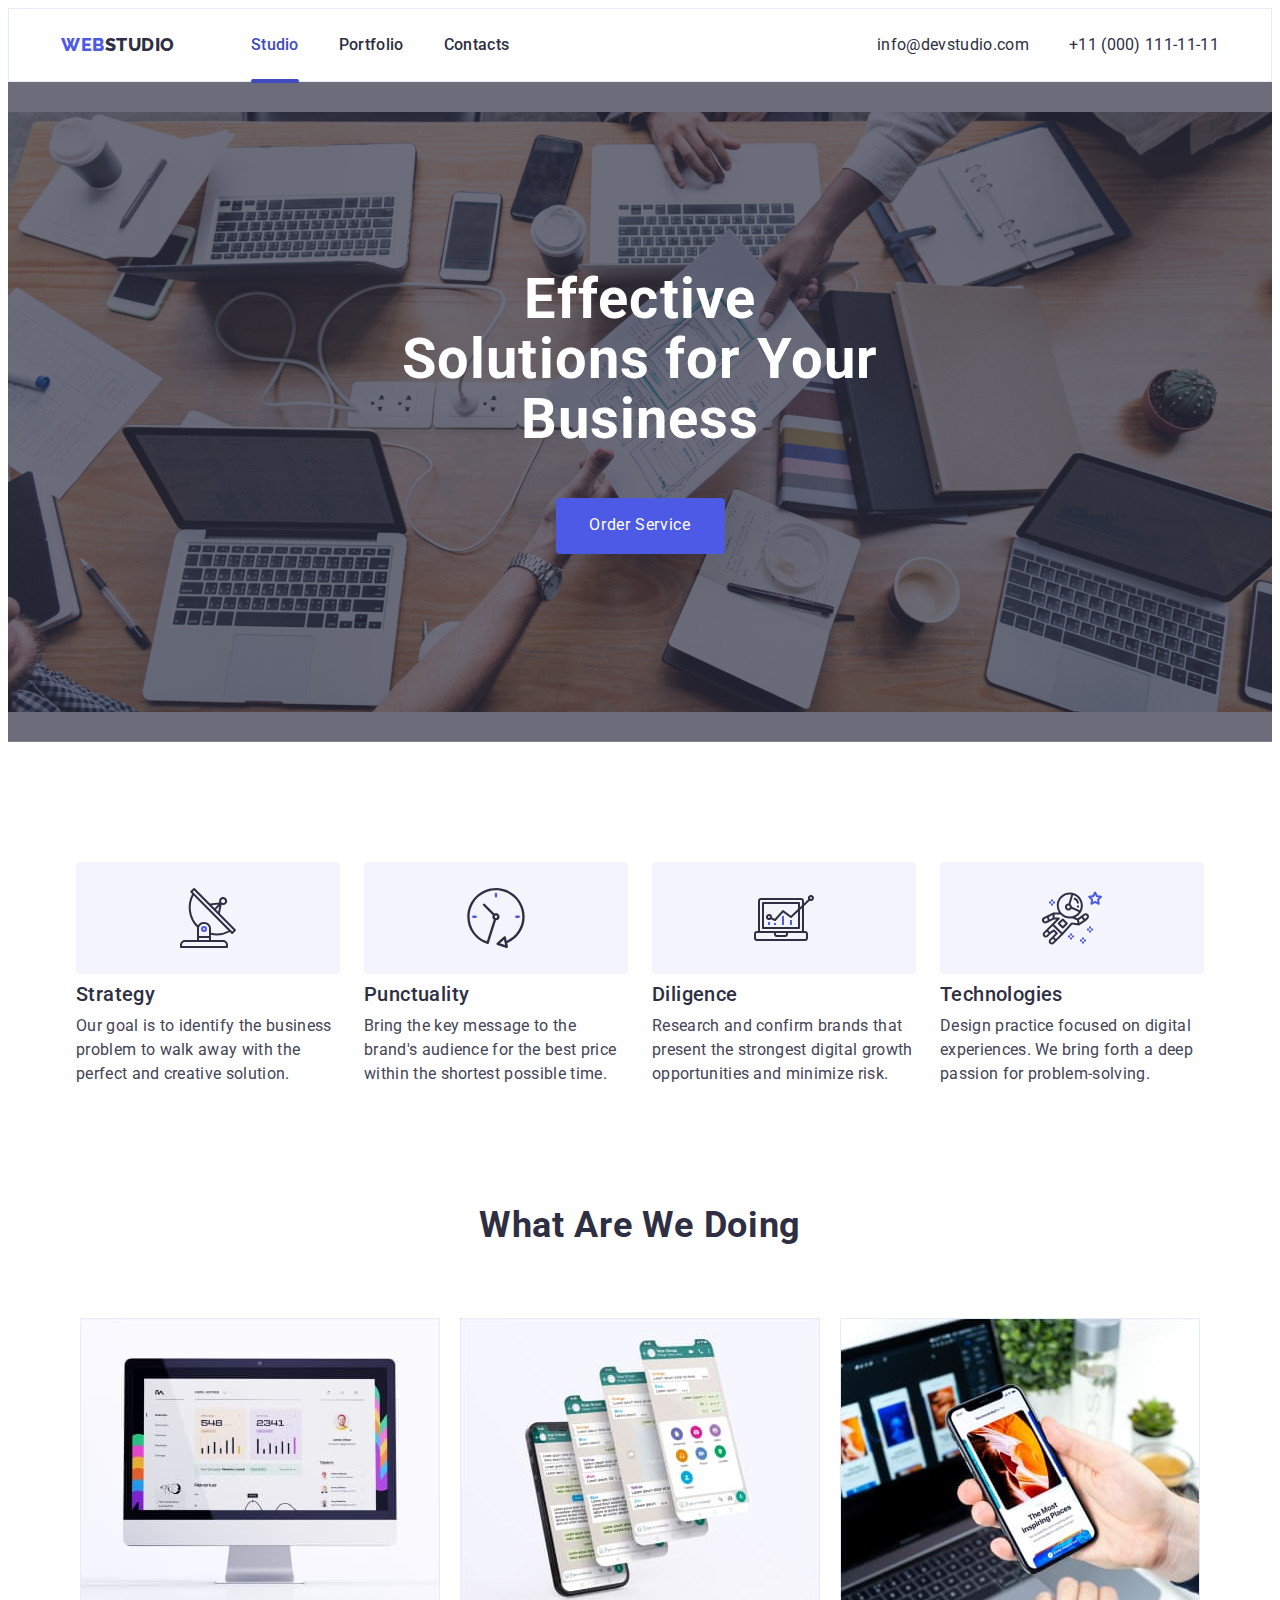
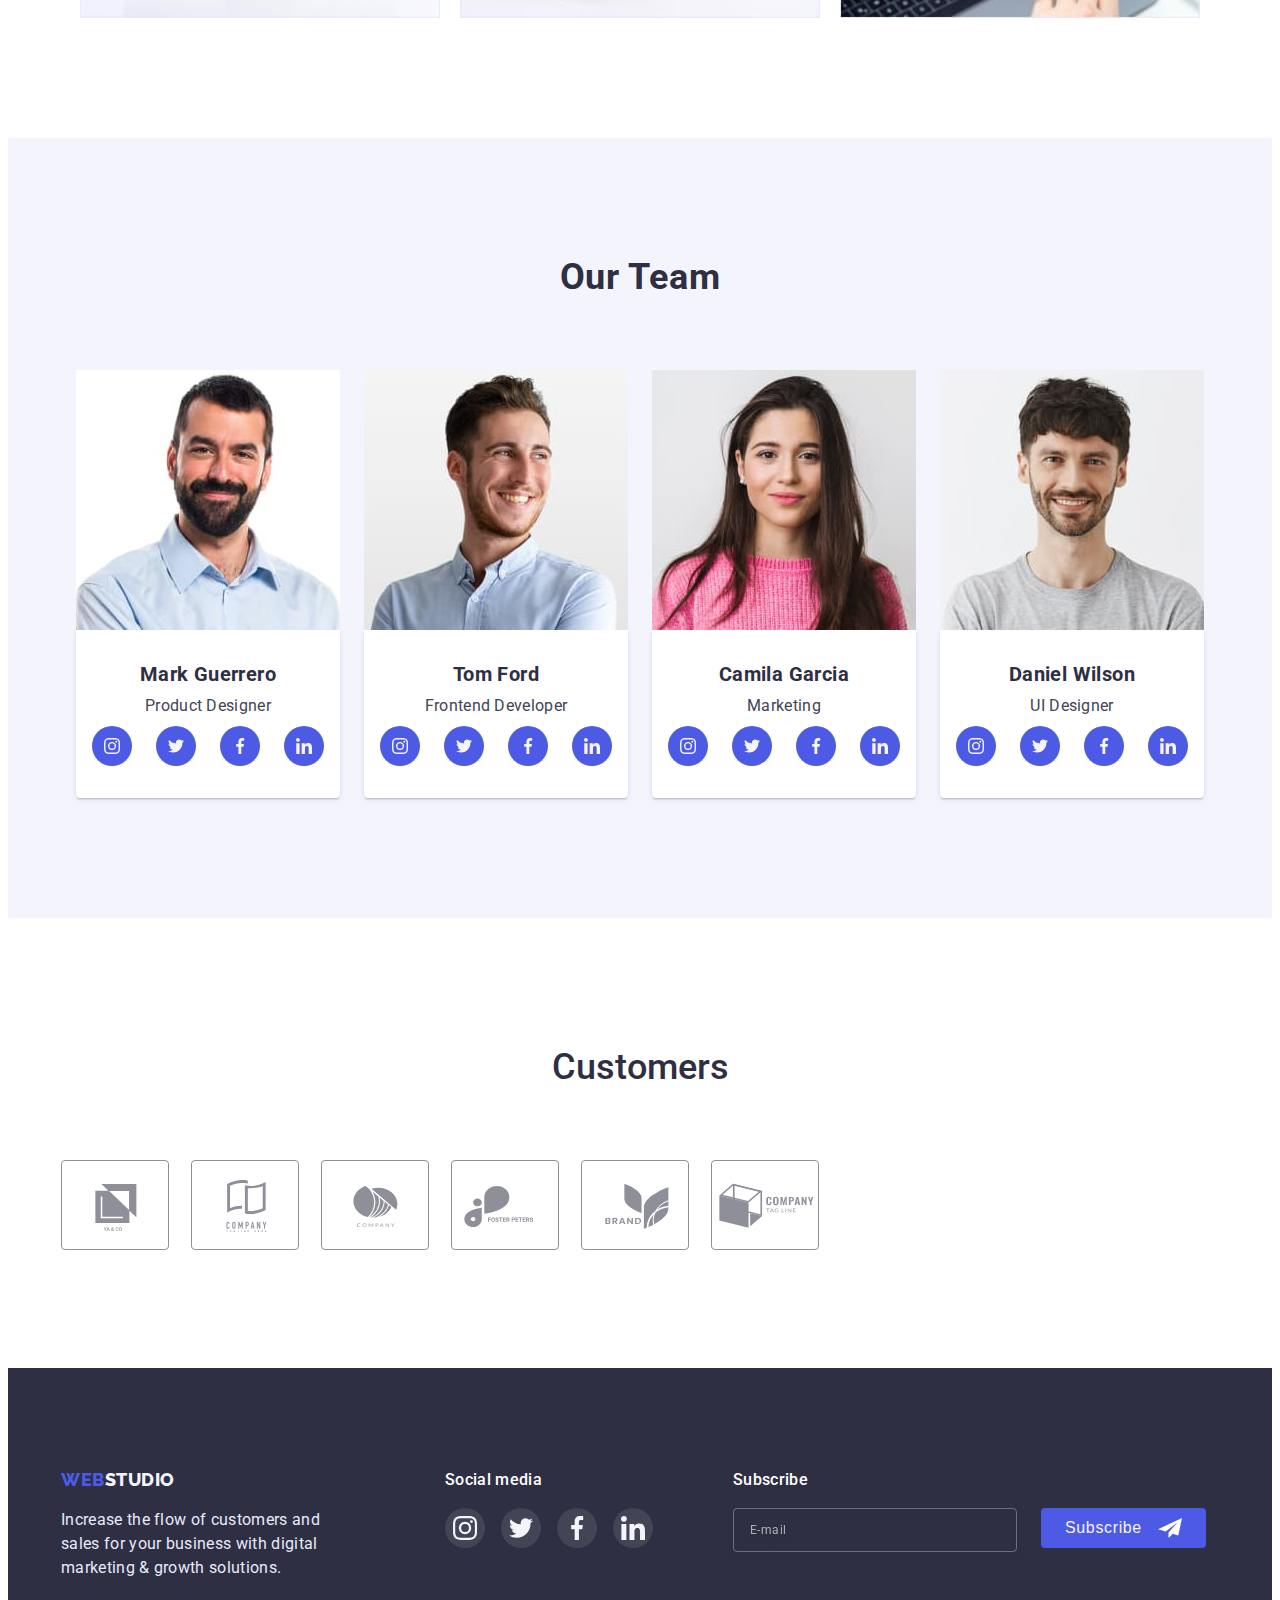
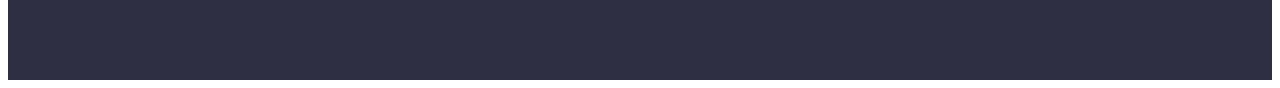
<file: index.html>
<!DOCTYPE html>
<html lang="en">
  <head>
    <meta charset="UTF-8" />
    <meta http-equiv="X-UA-Compatible" content="IE=edge" />
    <meta name="viewport" content="width=device-width, initial-scale=1.0" />
    <title>Document</title>
    <link rel="preconnect" href="https://fonts.googleapis.com" />
    <link rel="preconnect" href="https://fonts.gstatic.com" crossorigin />
    <link
      href="https://fonts.googleapis.com/css2?family=Raleway:wght@800&family=Roboto:wght@400;500&display=swap"
      rel="stylesheet"
    />
    <link
      rel="stylesheet"
      href="https://cdnjs.cloudflare.com/ajax/libs/modern-normalize/1.1.0/modern-normalize.min.css"
      integrity="sha512-wpPYUAdjBVSE4KJnH1VR1HeZfpl1ub8YT/NKx4PuQ5NmX2tKuGu6U/JRp5y+Y8XG2tV+wKQpNHVUX03MfMFn9Q=="
      crossorigin="anonymous"
      referrerpolicy="no-referrer"
    />
    <link rel="stylesheet" href="./css/styles.css" />
  </head>
  <body>
    <header class="header-section">
      <div class="container">
        <nav class="nav-wrap">
          <a href="./index.html" class="logo link"
            >WEB<span class="logo-black">STUDIO</span></a
          >
          <ul class="header-nav list">
            <li>
              <a href="./index.html" class="header-nav-link link current">Studio</a>
            </li>
            <li>
              <a href="./portfolio.html" class="header-nav-link link"
                >Portfolio</a
              >
            </li>
            <li><a href="" class="header-nav-link link">Contacts</a></li>
          </ul>
        </nav>
        <address>
          <ul class="contacts-nav list">
            <li>
              <a
                href="mailto:info@devstudio.com"
                class="contacts-nav-link link"
              >
                info@devstudio.com</a
              >
            </li>
            <li>
              <a href="tel:+110001111111" class="contacts-nav-link link"
                >+11 (000) 111-11-11</a
              >
            </li>
          </ul>
        </address>
      </div>
    </header>
    <main class="main">
      <section class="hero">
        <div class="container">
          <h1 class="hero-title">Effective Solutions for Your Business</h1>
          <button type="button" class="hero-btn" data-modal-open>Order Service</button>
        </div>
      </section>
      <section class="activity">
        <div class="container">
          <h2 class="visually-hidden">What are we doing</h2>
          <!-- <ul class="activity-icon-list list">
            <li class="activity-icon-item">
              <a href="" class="activity-icon-link link">
                <svg class="activity-icon" width="60" height="64">
                  <use href="./images/icons.svg#icon-antenna"></use>
                </svg>
              </a>
            </li>
            <li class="activity-icon-item">
              <a href="" class="activity-icon-link link">
                <svg class="activity-icon" width="60" height="64">
                  <use href="./images/icons.svg#icon-clock"></use></svg></a>
            </li>
            <li class="activity-icon-item">
              <a href="" class="activity-icon-link link">
                <svg class="activity-icon" width="60" height="64">
                  <use href="./images/icons.svg#icon-diagram"></use></svg></a>
            </li>
            <li class="activity-icon-item">
              <a href="" class="activity-icon-link link">
                <svg class="activity-icon" width="60" height="64">
                  <use href="./images/icons.svg#icon-astronaut"></use></svg></a>
            </li>
          </ul> -->
          <ul class="activity-list list">
            <li class="activity-item">
              <div class="activity-icon">
                <svg class="icon-image" width="60" height="64">
                  <use href="./images/icons.svg#icon-antenna"></use>
                </svg>
              </div>
              <h3 class="activity-item-title">Strategy</h3>
              <p class="activity-item-text">
                Our goal is to identify the business problem to walk away with
                the perfect and creative solution.
              </p>
            </li>
            <li class="activity-item">
              <div class="activity-icon">
                <svg class="icon-image" width="60" height="64">
                  <use href="./images/icons.svg#icon-clock"></use>
                </svg>
              </div>
              <h3 class="activity-item-title">Punctuality</h3>
              <p class="activity-item-text">
                Bring the key message to the brand's audience for the best price
                within the shortest possible time.
              </p>
            </li>
            <li class="activity-item">
              <div class="activity-icon">
                <svg class="icon-image" width="60" height="64">
                  <use href="./images/icons.svg#icon-diagram"></use>
                </svg>
              </div>
              <h3 class="activity-item-title">Diligence</h3>
              <p class="activity-item-text">
                Research and confirm brands that present the strongest digital
                growth opportunities and minimize risk.
              </p>
            </li>
            <li class="activity-item">
              <div class="activity-icon">
                <svg class="icon-image" width="60" height="64">
                  <use href="./images/icons.svg#icon-astronaut"></use>
                </svg>
              </div>
              <h3 class="activity-item-title">Technologies</h3>
              <p class="activity-item-text">
                Design practice focused on digital experiences. We bring forth a
                deep passion for problem-solving.
              </p>
            </li>
          </ul>
        </div>
      </section>
      <section class="foto">
        <div class="container">
          <h2 class="foto-title">What are we doing</h2>
          <ul class="foto-list list">
            <li class="foto-item">
              <img
                src="./images/pic1.jpg"
                alt="Screen"
                width="360"
                class="foto-item-img"
              />
            </li>
            <li class="foto-item">
              <img
                src="./images/pic2.jpg"
                alt="Telephone with copy screen"
                width="360"
                class="foto-item-img"
              />
            </li>
            <li class="foto-item">
              <img
                src="./images/pic3.jpg"
                alt="Adoption screen-telephone"
                width="360"
                class="foto-item-img"
              />
            </li>
          </ul>
        </div>
      </section>
      <section class="team-members">
        <div class="container">
          <h2 class="team-members-title">Our team</h2>
          <ul class="team-members-list list">
            <li class="team-members-item">
              <img src="./images/foto1.jpg" alt="Foto Mark" width="264" />
              <div class="team-description">
                <h3 class="team-item-name">Mark Guerrero</h3>
                <p class="team-item-job">Product Designer</p>
                <ul class="team-soc-list list">
                  <li class="team-soc-item">
                    <a href="" class="team-soc-link link">
                      <svg class="team-soc-icon" width="16" height="16">
                        <use href="./images/icons.svg#icon-instagram"></use>
                      </svg>
                    </a>
                  </li>
                  <li class="team-soc-item">
                    <a href="" class="team-soc-link link">
                      <svg class="team-soc-icon" width="16" height="16">
                        <use href="./images/icons.svg#icon-twitter""></use>
                      </svg>
                    </a>
                  </li>
                  <li class="team-soc-item">
                    <a href="" class="team-soc-link link">
                      <svg class="team-soc-icon" width="16" height="16">
                        <use href="./images/icons.svg#icon-facebook"></use>
                      </svg>
                    </a>
                  </li>
                  <li class="team-soc-item">
                    <a href="" class="team-soc-link link">
                      <svg class="team-soc-icon" width="16" height="16">
                        <use href="./images/icons.svg#icon-linkedin"></use>
                      </svg>
                    </a>
                  </li>
                </ul>
              </div>
            </li>
            <li class="team-members-item">
              <img src="./images/foto2.jpg" alt="Foto Tom" width="264" />
              <div class="team-description">
                <h3 class="team-item-name">Tom Ford</h3>
                <p class="team-item-job">Frontend Developer</p>
                <ul class="team-soc-list list">
                  <li class="team-soc-item">
                    <a href="" class="team-soc-link link">
                      <svg class="team-soc-icon" width="16" height="16">
                        <use href="./images/icons.svg#icon-instagram"></use>
                      </svg>
                    </a>
                  </li>
                  <li class="team-soc-item">
                    <a href="" class="team-soc-link link">
                      <svg class="team-soc-icon" width="16" height="16">
                        <use href="./images/icons.svg#icon-twitter""></use>
                      </svg>
                    </a>
                  </li>
                  <li class="team-soc-item">
                    <a href="" class="team-soc-link link">
                      <svg class="team-soc-icon" width="16" height="16">
                        <use href="./images/icons.svg#icon-facebook"></use>
                      </svg>
                    </a>
                  </li>
                  <li class="team-soc-item">
                    <a href="" class="team-soc-link link">
                      <svg class="team-soc-icon" width="16" height="16">
                        <use href="./images/icons.svg#icon-linkedin"></use>
                      </svg>
                    </a>
                  </li>
                </ul>
              </div>
            </li>
            <li class="team-members-item">
              <img src="./images/foto3.jpg" alt="Foto Camila" width="264" />
              <div class="team-description">
                <h3 class="team-item-name">Camila Garcia</h3>
                <p class="team-item-job">Marketing</p>
                <ul class="team-soc-list list">
                  <li class="team-soc-item">
                    <a href="" class="team-soc-link link">
                      <svg class="team-soc-icon" width="16" height="16">
                        <use href="./images/icons.svg#icon-instagram"></use>
                      </svg>
                    </a>
                  </li>
                  <li class="team-soc-item">
                    <a href="" class="team-soc-link link">
                      <svg class="team-soc-icon" width="16" height="16">
                        <use href="./images/icons.svg#icon-twitter""></use>
                      </svg>
                    </a>
                  </li>
                  <li class="team-soc-item">
                    <a href="" class="team-soc-link link">
                      <svg class="team-soc-icon" width="16" height="16">
                        <use href="./images/icons.svg#icon-facebook"></use>
                      </svg>
                    </a>
                  </li>
                  <li class="team-soc-item">
                    <a href="" class="team-soc-link link">
                      <svg class="team-soc-icon" width="16" height="16">
                        <use href="./images/icons.svg#icon-linkedin"></use>
                      </svg>
                    </a>
                  </li>
                </ul>
              </div>
            </li>
            <li class="team-members-item">
              <img src="./images/foto4.jpg" alt="Foto Daniel" width="264" />
              <div class="team-description">
                <h3 class="team-item-name">Daniel Wilson</h3>
                <p class="team-item-job">UI Designer</p>
                <ul class="team-soc-list list">
                  <li class="team-soc-item">
                    <a href="" class="team-soc-link link">
                      <svg class="team-soc-icon" width="16" height="16">
                        <use href="./images/icons.svg#icon-instagram"></use>
                      </svg>
                    </a>
                  </li>
                  <li class="team-soc-item">
                    <a href="" class="team-soc-link link">
                      <svg class="team-soc-icon" width="16" height="16">
                        <use href="./images/icons.svg#icon-twitter""></use>
                      </svg>
                    </a>
                  </li>
                  <li class="team-soc-item">
                    <a href="" class="team-soc-link link">
                      <svg class="team-soc-icon" width="16" height="16">
                        <use href="./images/icons.svg#icon-facebook"></use>
                      </svg>
                    </a>
                  </li>
                  <li class="team-soc-item">
                    <a href="" class="team-soc-link link">
                      <svg class="team-soc-icon" width="16" height="16">
                        <use href="./images/icons.svg#icon-linkedin"></use>
                      </svg>
                    </a>
                  </li>
                </ul>
              </div>
            </li>
          </ul> 
        </div>
      </section>
      <section class="customers">
        <div class="container">
        <h2 class="customers-title">Customers</h2>
<ul class="customers-list list">
  <li class="customers-item">
    <a href="" class="customes-link link">
      <svg class="customers-icon" width="104" height="56">
        <use href="./images/icons.svg#icon-cust1"></use>
      </svg>
    </a>
  </li>
  <li class="customers-item">
    <a href="" class="customes-link link">
      <svg class="customers-icon" width="104" height="56">
        <use href="./images/icons.svg#icon-cust2"></use>
      </svg>
    </a>
  </li>
  <li class="customers-item">
    <a href="" class="customes-link link">
      <svg class="customers-icon" width="104" height="56">
        <use href="./images/icons.svg#icon-cust3"></use>
      </svg>
    </a>
  </li>
  <li class="customers-item">
    <a href="" class="customes-link link">
      <svg class="customers-icon" width="104" height="56">
        <use href="./images/icons.svg#icon-cust4"></use>
      </svg>
    </a>
  </li>
  <li class="customers-item">
    <a href="" class="customes-link link">
      <svg class="customers-icon" width="104" height="56">
        <use href="./images/icons.svg#icon-cust5"></use>
      </svg>
    </a>
  </li>
  <li class="customers-item">
    <a href="" class="customes-link link">
      <svg class="customers-icon" width="104" height="56">
        <use href="./images/icons.svg#icon-cust6"></use>
      </svg>
    </a>
  </li>
</ul>
</div>
      </section>
    </main>
    <footer class="footer">
      <div class="container">
        <div class footer-right>
        <a href="./index.html" class="logo link footer"
          >WEB<span class="logo-white">STUDIO</span></a
        >
        <p class="footer-text">
          Increase the flow of customers and sales for your business with
          digital marketing & growth solutions.
        </p>
      </div>
      <div class="social-media">
        <h2 class="soc-media-title">Social media</h2>
        <ul class="cos-media-list list">
          <li class="soc-media-item">
            <a href="" class="soc-media-link link">
              <svg class="soc-media-icon" width="24" height="24">
                <use href="./images/icons.svg#icon-instagram"></use>
              </svg>
            </a>
          </li>
          <li class="soc-media-item">
            <a href="" class="soc-media-link link">
              <svg class="soc-media-icon" width="24" height="24">
                <use href="./images/icons.svg#icon-twitter"></use>
              </svg>
            </a>
          </li>
          <li class="soc-media-item">
            <a href="" class="soc-media-link link">
              <svg class="soc-media-icon" width="24" height="24">
                <use href="./images/icons.svg#icon-facebook"></use>
              </svg>
            </a>
          </li>
          <li class="soc-media-item">
            <a href="" class="soc-media-link link">
              <svg class="soc-media-icon" width="24" height="24">
                <use href="./images/icons.svg#icon-linkedin"></use>
              </svg>
            </a>
          </li>
        </ul>
      </div>
      <form class="footer-form">
          <label for="subscribe-email" class="footer-label">
        <span class="footer-input-title">Subscribe</span></label>
        <div class="test">
        <input type="email" class="footer-input" name="subscribe-email" placeholder="E-mail"/>  
      <button type="submit" class="subcribe-footer-btn">Subscribe
        <svg class="subscribe-icon" width="24" height="24">
          <use href="./images/icons.svg#icon-frame-3"></use>
        </svg>
      </button>
    </div>
      </form>
    </form>
      </div>
    </footer>
    <div class="backdrop is-hidden" data-modal>
      <div class="modal">
        <button type="button" class="modal-close" data-modal-close>
          <svg class="modal-close-icon" width="8" height="8">
            <use href="./images/icons.svg#icon-vector"></use>
          </svg>
        </button>
        <p class="modal-title">Leave your contacts and we will call you back</p>
        <form class="modal-form">
        <div class="modal-field">
          <label class="label">Name
            <div class="input-wrap">
            <input class="modal-input" type="text" name="name" placeholder="" required/>
            <svg class="input-icon" width="12" height="12">
              <use href="./images/icons.svg#icon-user"></use>
            </svg>
          </div>
          </label>
        </div>
        <div class="modal-field">
          <label class="label">Phone
            <div class="input-wrap">
            <input class="modal-input" type="tel" name="tel" placeholder="" required/>
            
              <svg class="input-icon" width="13" height="13">
                <use href="./images/icons.svg#icon-tel"></use>
              </svg>
            </div>
          </label>
        </div>
        <div class="modal-field">
          <label class="label">
            Email
            <div class="input-wrap">
            <input class="modal-input" type="email" name="email" placeholder=""/>
            <svg class="input-icon" width="15" height="12">
              <use href="./images/icons.svg#icon-email"></use>
            </svg>
          </div>
          </label>
        </div>
        <div class="modal-field">
          <label class="input-text">Comment
            <div class="input-wrap">
            <textarea name="user-text" id="user-text" class="modal-comment" placeholder="Text input"></textarea>
            </div>
          </label>
        </div>
        <!-- <div class="check-wrap">
        <label class="label-check">
          <span class="icon-span">
            <svg class="check-icon" width="10" height="8">
              <use href="./images/icons.svg#icon-check"></use>
            </svg>
                  <input type="checkbox" class="agree-pp" name="agree-policy" value="agree"/>
          I accept the terms and conditions of the <a href="" class="link-privacy">Privacy Policy</a>
          </span>
        </label>
      </div> -->
      <div class="modal-field">
        <input type="checkbox" name="privacy" id="privacy" id="true" class="input-check visually-hidden">
<label for="privacy" class="check-text">
  <span>
    <svg class="check-icon" width="10" height="8">
      <use href="./images/icons.svg#icon-check"></use>
    </svg>
  </span>
  I accept the terms and conditions of the <a href="" class="link-privacy">Privacy Policy</a></label>
      </div>
          <button type="submit" class="modal-btn">Send</button>
        </form>
      </div>  
    </div>
    <script src="./js/modal.js"></script>
  </body>
</html>
</file>
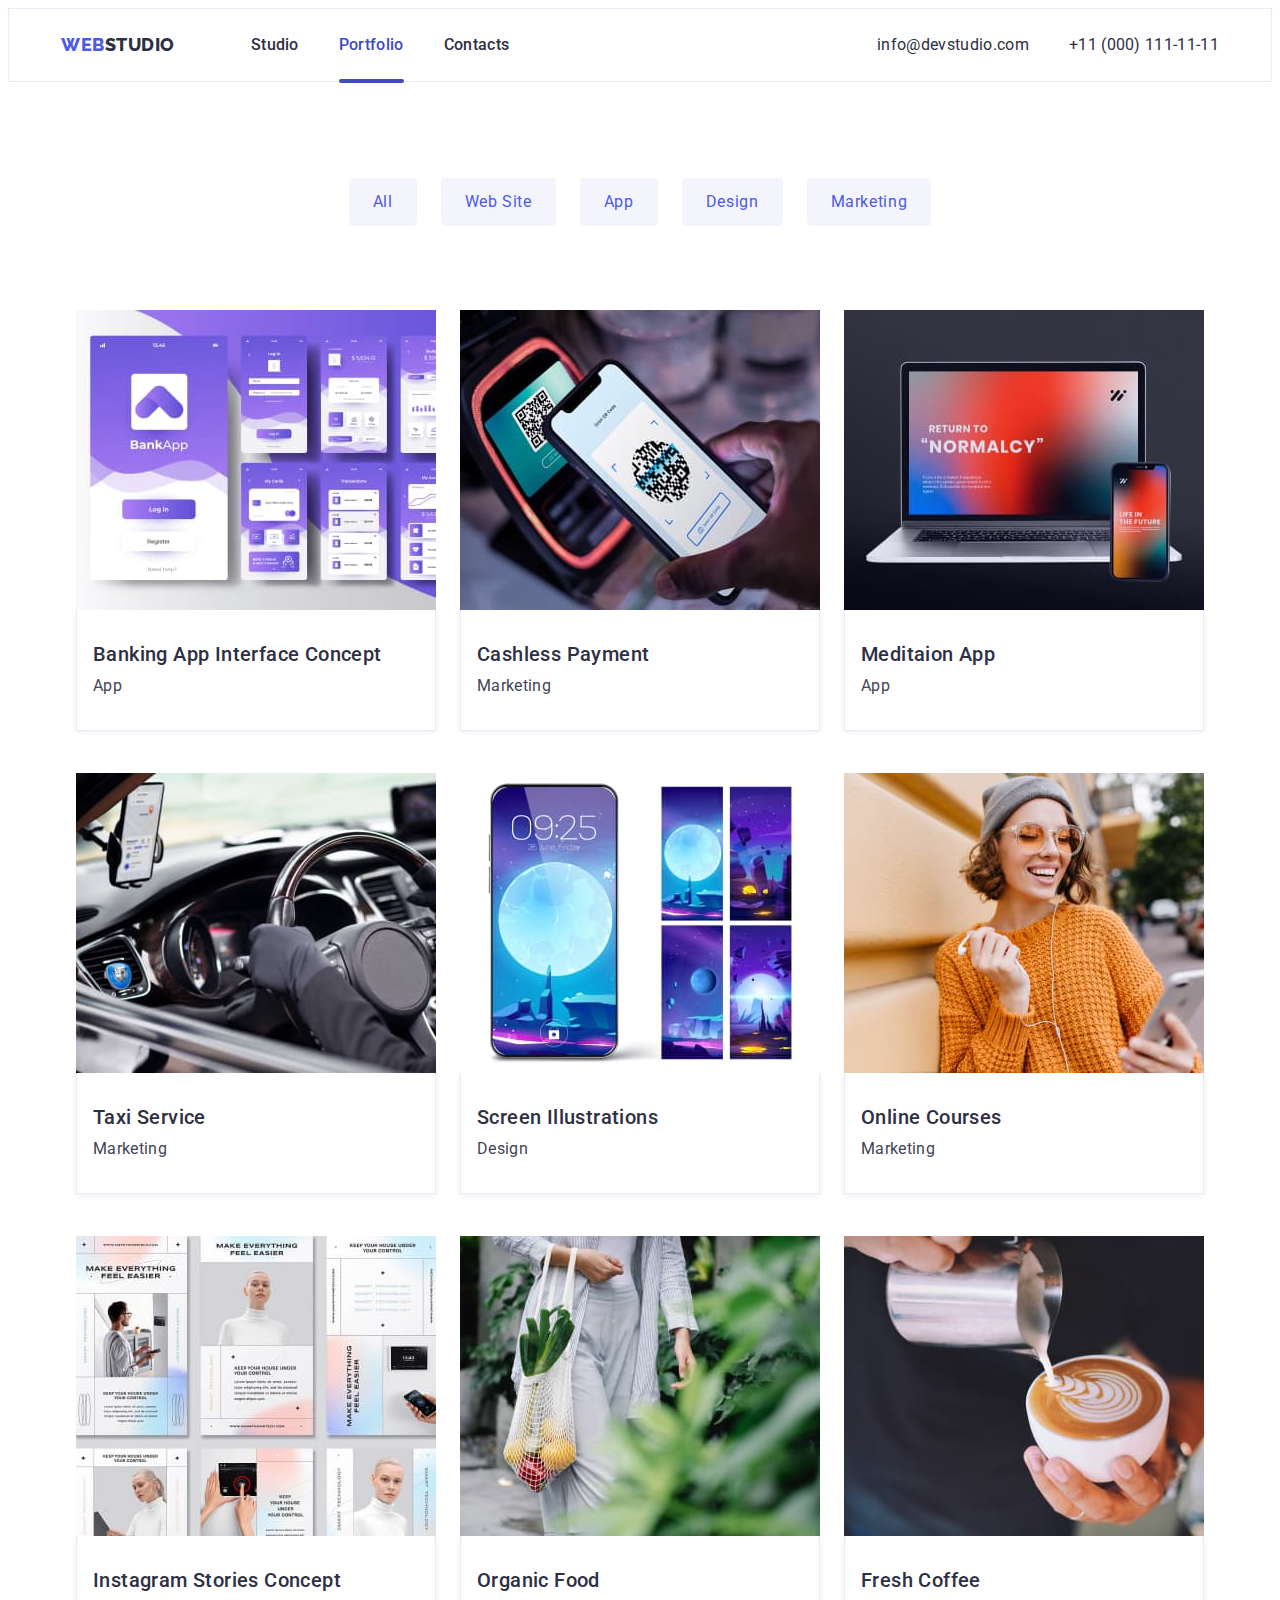
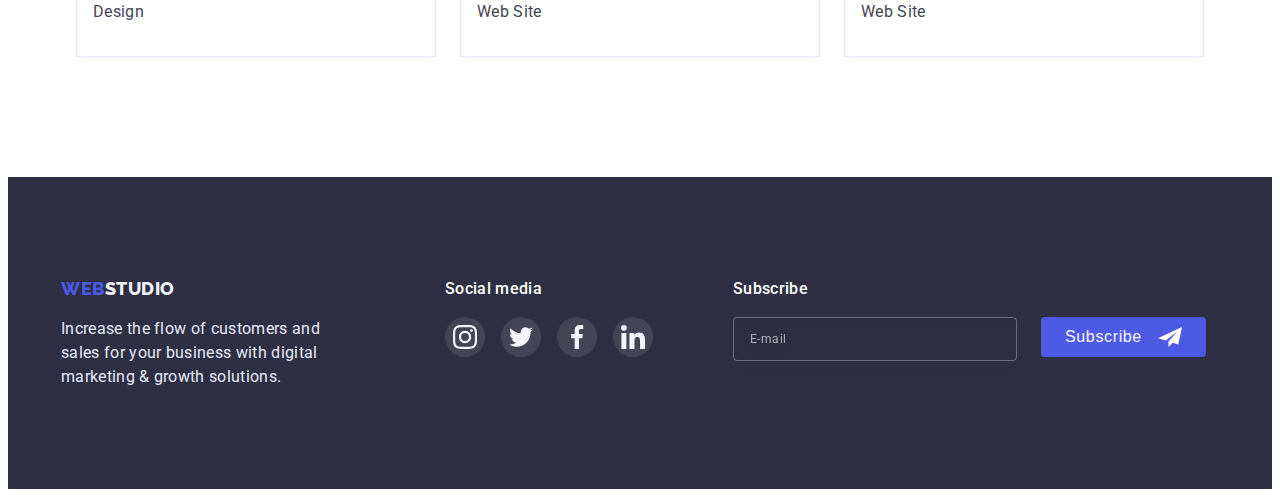
<file: portfolio.html>
<!DOCTYPE html>
<html lang="en">
  <head>
    <meta charset="UTF-8" />
    <meta http-equiv="X-UA-Compatible" content="IE=edge" />
    <meta name="viewport" content="width=device-width, initial-scale=1.0" />
    <title>Document</title>
    <link rel="preconnect" href="https://fonts.googleapis.com" />
    <link rel="preconnect" href="https://fonts.gstatic.com" crossorigin />
    <link
      href="https://fonts.googleapis.com/css2?family=Raleway:wght@800&family=Roboto:wght@400;500&display=swap"
      rel="stylesheet"
    />
    <link
      rel="stylesheet"
      href="https://cdnjs.cloudflare.com/ajax/libs/modern-normalize/1.1.0/modern-normalize.min.css"
      integrity="sha512-wpPYUAdjBVSE4KJnH1VR1HeZfpl1ub8YT/NKx4PuQ5NmX2tKuGu6U/JRp5y+Y8XG2tV+wKQpNHVUX03MfMFn9Q=="
      crossorigin="anonymous"
      referrerpolicy="no-referrer"
    />
    <link rel="stylesheet" href="./css/styles.css" />
  </head>
  <body>
    <header class="header-section">
      <div class="container">
        <nav class="nav-wrap">
          <a href="./index.html" class="logo link"
            >WEB<span class="logo-black">STUDIO</span></a
          >
          <ul class="header-nav list">
            <li>
              <a href="./index.html" class="header-nav-link link">Studio</a>
            </li>
            <li>
              <a href="./portfolio.html" class="header-nav-link link current"
                >Portfolio</a
              >
            </li>
            <li><a href="" class="header-nav-link link">Contacts</a></li>
          </ul>
        </nav>
        <address>
          <ul class="contacts-nav list">
            <li>
              <a
                href="mailto:info@devstudio.com"
                class="contacts-nav-link link"
              >
                info@devstudio.com</a
              >
            </li>
            <li>
              <a href="tel:+110001111111" class="contacts-nav-link link"
                >+11 (000) 111-11-11</a
              >
            </li>
          </ul>
        </address>
      </div>
    </header>
    <section class="portfilio-section">
      <div class="container">
        <h1 class="visually-hidden">Portfilio</h1>
        <ul class="filter-list list">
          <li><button type="button" class="filter-btn">All</button></li>
          <li><button type="button" class="filter-btn">Web Site</button></li>
          <li><button type="button" class="filter-btn">App</button></li>
          <li><button type="button" class="filter-btn">Design</button></li>
          <li><button type="button" class="filter-btn">Marketing</button></li>
        </ul>
        <ul class="portfolio-list list">
          <li class="portfolio-item">
            <div class="portfolio-text-wrap">
              <img
                src="./images/portfolio1.jpg"
                alt="banking-app"
                width="360"
                class="portfolio-img"
              />
              <p class="portfolio-foto-text">
                14 Stylish and User-Friendly App Design Concepts · Task Manager
                App · Calorie Tracker App · Exotic Fruit Ecommerce App · Cloud
                Storage App
              </p>
            </div>
            <div class="portfolio-description">
              <h2 class="portfolio-title">Banking App Interface Concept</h2>
              <p class="portfolio-after-title">App</p>
            </div>
          </li>
          <li class="portfolio-item">
            <div class="portfolio-text-wrap">
              <img
                src="./images/portfolio2.jpg"
                alt="cash-payment"
                width="360"
                class="portfolio-img"
              />
              <p class="portfolio-foto-text">
                14 Stylish and User-Friendly App Design Concepts · Task Manager
                App · Calorie Tracker App · Exotic Fruit Ecommerce App · Cloud
                Storage App
              </p>
            </div>
            <div class="portfolio-description">
              <h2 class="portfolio-title">Cashless Payment</h2>
              <p class="portfolio-after-title">Marketing</p>
            </div>
          </li>
          <li class="portfolio-item">
            <div class="portfolio-text-wrap">
              <img
                src="./images/portfolio3.jpg"
                alt="meditaion-app"
                width="360"
                class="portfolio-img"
              />
              <p class="portfolio-foto-text">
                14 Stylish and User-Friendly App Design Concepts · Task Manager
                App · Calorie Tracker App · Exotic Fruit Ecommerce App · Cloud
                Storage App
              </p>
            </div>
            <div class="portfolio-description">
              <h2 class="portfolio-title">Meditaion App</h2>
              <p class="portfolio-after-title">App</p>
            </div>
          </li>
          <li class="portfolio-item">
            <div class="portfolio-text-wrap">
              <img
                src="./images/portfolio4.jpg"
                alt="car"
                width="360"
                class="portfolio-img"
              />
              <p class="portfolio-foto-text">
                14 Stylish and User-Friendly App Design Concepts · Task Manager
                App · Calorie Tracker App · Exotic Fruit Ecommerce App · Cloud
                Storage App
              </p>
            </div>
            <div class="portfolio-description">
              <h2 class="portfolio-title">Taxi Service</h2>
              <p class="portfolio-after-title">Marketing</p>
            </div>
          </li>
          <li class="portfolio-item">
            <div class="portfolio-text-wrap">
              <img
                src="./images/portfolio5.jpg"
                alt="screen-types"
                width="360"
                class="portfolio-img"
              />
              <p class="portfolio-foto-text">
                14 Stylish and User-Friendly App Design Concepts · Task Manager
                App · Calorie Tracker App · Exotic Fruit Ecommerce App · Cloud
                Storage App
              </p>
            </div>
            <div class="portfolio-description">
              <h2 class="portfolio-title">Screen Illustrations</h2>
              <p class="portfolio-after-title">Design</p>
            </div>
          </li>
          <li class="portfolio-item">
            <div class="portfolio-text-wrap">
              <img
                src="./images/portfolio6.jpg"
                alt="girl-with-phone"
                width="360"
                class="portfolio-img"
              />
              <p class="portfolio-foto-text">
                14 Stylish and User-Friendly App Design Concepts · Task Manager
                App · Calorie Tracker App · Exotic Fruit Ecommerce App · Cloud
                Storage App
              </p>
            </div>
            <div class="portfolio-description">
              <h2 class="portfolio-title">Online Courses</h2>
              <p class="portfolio-after-title">Marketing</p>
            </div>
          </li>
          <li class="portfolio-item">
            <div class="portfolio-text-wrap">
              <img
                src="./images/portfolio7.jpg"
                alt="foto-maket"
                width="360"
                class="portfolio-img"
              />
              <p class="portfolio-foto-text">
                14 Stylish and User-Friendly App Design Concepts · Task Manager
                App · Calorie Tracker App · Exotic Fruit Ecommerce App · Cloud
                Storage App
              </p>
            </div>
            <div class="portfolio-description">
              <h2 class="portfolio-title">Instagram Stories Concept</h2>
              <p class="portfolio-after-title">Design</p>
            </div>
          </li>
          <li class="portfolio-item">
            <div class="portfolio-text-wrap">
              <img
                src="./images/portfolio8.jpg"
                alt="fruits"
                width="360"
                class="portfolio-img"
              />
              <p class="portfolio-foto-text">
                14 Stylish and User-Friendly App Design Concepts · Task Manager
                App · Calorie Tracker App · Exotic Fruit Ecommerce App · Cloud
                Storage App
              </p>
            </div>
            <div class="portfolio-description">
              <h2 class="portfolio-title">Organic Food</h2>
              <p class="portfolio-after-title">Web Site</p>
            </div>
          </li>
          <li class="portfolio-item">
            <div class="portfolio-text-wrap">
              <img
                src="./images/portfolio9.jpg"
                alt="coffee-cup"
                width="360"
                class="portfolio-img"
              />
              <p class="portfolio-foto-text">
                14 Stylish and User-Friendly App Design Concepts · Task Manager
                App · Calorie Tracker App · Exotic Fruit Ecommerce App · Cloud
                Storage App
              </p>
            </div>
            <div class="portfolio-description">
              <h2 class="portfolio-title">Fresh Coffee</h2>
              <p class="portfolio-after-title">Web Site</p>
            </div>
          </li>
        </ul>
      </div>
    </section>
    <footer class="footer">
      <div class="container">
        <div class footer-right>
          <a href="./index.html" class="logo link footer"
            >WEB<span class="logo-white">STUDIO</span></a
          >
          <p class="footer-text">
            Increase the flow of customers and sales for your business with
            digital marketing & growth solutions.
          </p>
        </div>
        <div class="social-media">
          <h2 class="soc-media-title">Social media</h2>
          <ul class="cos-media-list list">
            <li class="soc-media-item">
              <a href="" class="soc-media-link link">
                <svg class="soc-media-icon" width="24" height="24">
                  <use href="./images/icons.svg#icon-instagram"></use>
                </svg>
              </a>
            </li>
            <li class="soc-media-item">
              <a href="" class="soc-media-link link">
                <svg class="soc-media-icon" width="24" height="24">
                  <use href="./images/icons.svg#icon-twitter"></use>
                </svg>
              </a>
            </li>
            <li class="soc-media-item">
              <a href="" class="soc-media-link link">
                <svg class="soc-media-icon" width="24" height="24">
                  <use href="./images/icons.svg#icon-facebook"></use>
                </svg>
              </a>
            </li>
            <li class="soc-media-item">
              <a href="" class="soc-media-link link">
                <svg class="soc-media-icon" width="24" height="24">
                  <use href="./images/icons.svg#icon-linkedin"></use>
                </svg>
              </a>
            </li>
          </ul>
        </div>
        <form class="footer-form">
          <label for="subscribe-email" class="footer-label">
            <span class="footer-input-title">Subscribe</span></label
          >
          <div class="test">
            <input
              type="email"
              class="footer-input"
              name="subscribe-email"
              placeholder="E-mail"
            />
            <button type="submit" class="subcribe-footer-btn">
              Subscribe
              <svg class="subscribe-icon" width="24" height="24">
                <use href="./images/icons.svg#icon-frame-3"></use>
              </svg>
            </button>
          </div>
        </form>
      </div>
    </footer>
  </body>
</html>
</file>
<file: css/styles.css>
:root {
  --first-text-color: #2e2f42;
  --hover-text-btn-color: #ffffff;
  --text-btn-color: #4d5ae5;
  --second-text-color: #434455;
  --btn-fon-color: #f4f4fd;
  --footer-text: #e7e9fc;
  --btn-hover-fon: #404bbf;
  --first-background-color: #e5e5e5;
  --dur: 250ms;
  --timing: cubic-bezier(0.4, 0, 0.2, 1);
}

/* скидуємо маржини и паддінги */
p,
h1,
h2,
h3,
h4,
h5,
h6 {
  margin: 0;
}

ul,
ol {
  margin: 0;
  padding-left: 0;
}

img {
  display: block;
}

body {
  font-family: Roboto, sans-serif;
  color: var(--first-text-color);
  font-weight: 500;
}

.list {
  list-style: none;
}

.link {
  text-decoration: none;
}

.container {
  width: 1158px;
  padding-left: 15px;
  padding-right: 15px;
  margin: 0 auto;
}
.nav-wrap {
  display: flex;
  align-items: center;
  margin-right: auto;
  gap: 76px;
}
.header-nav {
  display: flex;
  gap: 40px;
}

.header-section > .container {
  display: flex;
}
.contacts-nav {
  display: flex;
  align-items: flex-end;
  gap: 40px;
}

.logo.link {
  color: var(--text-btn-color);
  font-family: "Raleway";
  font-weight: 800;
  font-size: 18px;
  line-height: 1.33;
  display: flex;
  align-items: center;
  letter-spacing: 0.03em;
  text-transform: uppercase;
}
.logo-black {
  color: var(--first-text-color);
}

.header-nav-link.link,
.contacts-nav-link.link {
  font-size: 16px;
  line-height: 1.5;
  letter-spacing: 0.02em;
  color: var(--first-text-color);
  position: relative;
  transition-property: color;
  transition-duration: var(--dur);
  transition-timing-function: var(--timing);
}

.contacts-nav {
  font-style: normal;
  font-weight: 400;
}
.header-nav-link:hover,
.header-nav-link:focus,
.contacts-nav-link:hover,
.contacts-nav-link:focus {
  color: var(--btn-hover-fon);
}

/* -------PORTFOLIO-SECTION------- */
.visually-hidden {
  position: absolute;
  white-space: nowrap;
  width: 1px;
  height: 1px;
  overflow: hidden;
  border: 0;
  padding: 0;
  clip: rect(0 0 0 0);
  clip-path: inset(50%);
  margin: -1px;
}
.portfilio-section {
  padding-top: 96px;
  padding-bottom: 120px;
}
.filter-list {
  display: flex;
  gap: 24px;
  justify-content: center;
  margin-bottom: 84px;
}

.portfolio-list {
  display: flex;
  flex-wrap: wrap;
  column-gap: 24px;
  row-gap: 42px;
  justify-content: center;
}
.portfolio-item {
  width: calc((100 - 48px) / 3);
}
.portfolio-description {
  padding: 32px 16px;
  border: 1px solid #e7e9fc;
  border-top: none;
  box-shadow: 0px 1px 6px rgba(46, 47, 66, 0.08);
  transition-property: box-shadow;
  transition-duration: var(--dur);
  transition-timing-function: var(--timing);
}

.portfolio-description:hover,
.portfolio-description:focus {
  box-shadow: 0px 1px 6px rgba(46, 47, 66, 0.08),
    0px 1px 1px rgba(46, 47, 66, 0.16), 0px 2px 1px rgba(46, 47, 66, 0.08);
}

.portfolio-item:hover .portfolio-description {
  box-shadow: 0px 1px 6px rgba(46, 47, 66, 0.08),
    0px 1px 1px rgba(46, 47, 66, 0.16), 0px 2px 1px rgba(46, 47, 66, 0.08);
}
.portfolio-text-wrap {
  position: relative;
  overflow: hidden;
}

.portfolio-foto-text {
  position: absolute;
  top: 0;
  font-family: "Roboto", sans-serif;
  height: 100%;
  font-weight: 400;
  font-size: 16px;
  line-height: 1.5;
  letter-spacing: 0.02em;
  color: #f4f4fd;
  background: #4d5ae5;
  padding: 40px 32px;
  transition-property: transform;
  transform: translateY(100%);
  transition: transform 250ms cubic-bezier(0.4, 0, 0.2, 1);
  overflow: auto;
}

.portfolio-item:hover .portfolio-foto-text {
  transform: translateY(0%);
}

.filter-btn {
  font-family: inherit;
  font-size: 16px;
  line-height: 1.5;
  display: flex;
  align-items: center;
  text-align: center;
  letter-spacing: 0.04em;
  color: var(--text-btn-color);
  background: var(--btn-fon-color);
  cursor: pointer;
  border-radius: 4px;
  border: none;
  padding: 12px 24px;
  transition-property: color, background-color, box-shadow;
  transition-duration: var(--dur);
  transition-timing-function: var(--timing);
}

.filter-btn:hover,
.filter-btn:focus {
  color: var(--hover-text-btn-color);
  background-color: var(--btn-hover-fon);
  box-shadow: 0px 3px 1px rgba(0, 0, 0, 0.1), 0px 2px 1px rgba(0, 0, 0, 0.08),
    0px 2px 2px rgba(0, 0, 0, 0.12);
}

.portfolio-title {
  font-size: 20px;
  font-weight: 500;
  line-height: 1.2;
  letter-spacing: 0.02em;
  color: var(--first-text-color);
  margin-bottom: 8px;
}
.portfolio-after-title {
  font-weight: 400;
  font-size: 16px;
  line-height: 1.5;
  letter-spacing: 0.02em;
  color: var(--second-text-color);
}
/* ---------FOOTER------------ */

.footer {
  padding-top: 100px;
  padding-bottom: 100px;
}

.logo.footer {
 padding: 0;
 padding-bottom: 16px;
}
.footer-text {
  margin-right: 120px;
}
.logo-white {
  color: var(--btn-fon-color);
}
.footer {
  background: var(--first-text-color);
}
.footer-text {
  font-weight: 400;
  font-size: 16px;
  line-height: 1.5;
  letter-spacing: 0.02em;
  color: var(--footer-text);
  max-width: 264px;
}

.soc-media-title {
  font-weight: 500;
  font-size: 16px;
  line-height: 1.5;
  letter-spacing: 0.02em;
  color: #ffffff;
  margin-bottom: 16px;
}

.footer > .container {
  display: flex;
}

.cos-media-list {
  display: flex;
  justify-content: flex-start;
  gap: 16px;
}

.social-media {
  margin-right: 80px;
}

.soc-media-item {
  width: 40px;
  height: 40px;
}

.soc-media-link {
  width: 100%;
  height: 100%;
  border-radius: 50%;
  background-color: rgba(255, 255, 255, 0.1);
  display: flex;
  justify-content: center;
  align-items: center;
  transition-property: background-color;
  transition-duration: var(--dur);
  transition-timing-function: var(--timing);
}

.soc-media-link:hover,
.soc-media-link:focus {
  background-color: #31d0aa;
}

.footer-input-title {
  display: flex;
  font-weight: 500;
  font-size: 16px;
  line-height: 1.5;
  letter-spacing: 0.02em;
  color: var(--hover-text-btn-color);
  margin-bottom: 16px;
}

.footer-input {
  width: 264px;
  height: 40px;
  background-color: transparent;
  border: 1px solid rgba(255, 255, 255, 0.3);
  filter: drop-shadow(0px 4px 4px rgba(0, 0, 0, 0.15));
  border-radius: 4px;
  padding-left: 16px;
  font-weight: 400;
  font-size: 12px;
  line-height: 2;
  letter-spacing: 0.04em;
  color: rgba(255, 255, 255, 0.6);
}

.footer-input::placeholder {
  font-family: "Roboto", sans-serif;
  font-weight: 400;
  font-size: 12px;
  line-height: 2;
  letter-spacing: 0.04em;
  color: rgba(255, 255, 255, 0.6);
}

.test {
display: flex;
gap: 24px;
}

.subcribe-footer-btn {
  background-color: #4d5ae5;
  border-radius: 4px;
  width: 165px;
  height: 40px;
  color: var(--btn-fon-color);
  font-weight: 500;
  font-size: 16px;
  line-height: 1.5;
  display: flex;
  align-items: center;
  text-align: center;
  gap: 16px;
  letter-spacing: 0.04em;
  padding-left: 24px;
  border: 0;

}

/* ---------------index.html------------------ */

.header-section {
  background-color: var(--hover-text-btn-color);
  padding-bottom: 24px;
  padding-top: 24px;
  border: 1px solid var(--footer-text);
}

.header-nav-link.current::after {
  content: "";
  position: absolute;
  width: 100%;
  height: 4px;
  background-color: #404bbf;
  border-radius: 2px;
  left: 0;
  bottom: -29px;
}

.header-nav-link.current {
  color: #404bbf;
}

.hero {
  background-image: linear-gradient(
      rgba(46, 47, 66, 0.7),
      rgba(46, 47, 66, 0.7)
    ),
    url(../images/people-office.jpg);
  background-repeat: no-repeat;
  background-position: center;
  background-size: 1440px;
  margin: 0 auto;
  padding-top: 188px;
  padding-bottom: 188px;
}

.hero-title {
  font-size: 56px;
  line-height: 1.07;
  text-align: center;
  letter-spacing: 0.02em;
  color: var(--hover-text-btn-color);
  width: 494px;
  margin: 0 auto;
  margin-bottom: 48px;
}
.hero-btn {
  font-family: inherit;
  font-size: 16px;
  line-height: 1.18;
  letter-spacing: 0.04em;
  color: var(--hover-text-btn-color);
  background-color: var(--text-btn-color);
  cursor: pointer;
  display: inline-block;
  width: 169px;
  height: 56px;
  display: block;
  margin: 0 auto;
  border: none;
  border-radius: 4px;
  transition-property: background-color, box-shadow;
  transition-duration: var(--dur);
  transition-timing-function: var(--timing);
}

.hero-btn:hover,
.hero-btn:focus {
  background-color: var(--btn-hover-fon);
  box-shadow: 0px 4px 4px rgba(0, 0, 0, 0.15);
}
/* --------------ACTIVITY------------------- */
.activity,
.foto {
  background-color: #fff;
}
.foto {
  padding-bottom: 120px;
}
.activity {
  padding-top: 120px;
  padding-bottom: 120px;
}

.activity-icon {
  display: flex;
  width: 264px;
  height: 112px;
  background: #f4f4fd;
  border-radius: 4px;
  justify-content: center;
  align-items: center;
  margin-bottom: 8px;
}

.activity-list {
  display: flex;
  justify-content: center;
  font-size: 0;
  gap: 24px;
}

.activity-item {
  font-size: 1rem;
}

.activity-item-title {
  font-weight: 500;
  font-size: 20px;
  line-height: 1.2;
  letter-spacing: 0.02em;
  color: var(--first-text-color);
}
.activity-item-text {
  font-weight: 400;
  font-size: 16px;
  line-height: 1.5;
  letter-spacing: 0.02em;
  color: var(--second-text-color);
  width: 264px;
  margin-top: 8px;
}

.activity-item:last-child {
  margin-right: 0;
}
.team-members {
  background-color: var(--btn-fon-color);
}
.foto-item {
  width: calc((100 - 48px) / 3);
}
.foto-title {
  margin-bottom: 72px;
}
.foto-title,
.team-members-title {
  font-size: 36px;
  line-height: 1.11;
  text-align: center;
  letter-spacing: 0.02em;
  text-transform: capitalize;
  color: var(--first-text-color);
  margin-bottom: 72px;
}
.team-members {
  padding-top: 120px;
  padding-bottom: 120px;
}

.team-description {
  padding-top: 32px;
  padding-bottom: 32px;
  box-shadow: 0px 1px 6px rgba(46, 47, 66, 0.08),
    0px 1px 1px rgba(46, 47, 66, 0.16), 0px 2px 1px rgba(46, 47, 66, 0.08);
  border-radius: 0px 0px 4px 4px;
}
.team-members-item {
  width: calc((100-72px) / 4);
  background-color: #fff;
}

.team-members-list {
  display: flex;
  gap: 24px;
  justify-content: center;
}

.foto-list {
  display: flex;
  gap: 20px;
  justify-content: center;
}
.team-item-name {
  font-size: 20px;
  line-height: 1.2;
  text-align: center;
  letter-spacing: 0.02em;
  color: var(--first-text-color);
  margin-bottom: 8px;
}

.team-item-job {
  font-weight: 400;
  font-size: 16px;
  line-height: 1.5;
  text-align: center;
  letter-spacing: 0.02em;
  color: var(--second-text-color);
}

.team-soc-list {
  display: flex;
  justify-content: center;
  gap: 24px;
}
.team-soc-item {
  width: 40px;
  height: 40px;
}
.team-soc-link {
  width: 100%;
  height: 100%;
  border-radius: 50%;
  background-color: var(--text-btn-color);
  display: flex;
  align-items: center;
  justify-content: center;
  transition-property: background-color;
  transition-duration: var(--dur);
  transition-timing-function: var(--timing);
}

.team-item-job {
  margin-bottom: 8px;
}

.team-soc-link:hover,
.team-soc-link:focus {
  background-color: var(--btn-hover-fon);
}

.customers {
  padding-top: 130px;
  padding-bottom: 120px;
}

.customers-title {
  font-weight: 500;
  font-size: 36px;
  line-height: 1.11;
  letter-spacing: 2%;
  text-align: center;
  margin-bottom: 72px;
}
.customers-list {
  display: flex;
  gap: 24px;
}

.customers-item {
  width: calc((100%-120px) / 6);
  height: 88px;
}
.customes-link {
  display: flex;
  width: 100%;
  height: 100%;
  border: 1px solid #8e8f99;
  border-radius: 4px;
  justify-content: center;
  align-items: center;
  color: #8e8f99;
  transition-property: border-color, color;
  transition-duration: var(--dur);
  transition-timing-function: var(--timing);
}
/* .customes-link:hover {
  border: 1px solid #404BBF;
}

.customes-link:hover .customers-icon {
  background-color: #404BBF;
} */
.customers-icon {
  fill: currentColor;
}

.customes-link:hover,
.customes-link:focus {
  border-color: #404bbf;
  color: #404bbf;
}
/* ----------------------------MODAL-------------------- */
.backdrop {
  width: 100%;
  height: 100%;
  background-color: rgba(46, 47, 66, 0.4);
  position: fixed;
  top: 0;
  transition: opacity 250ms cubic-bezier(0.4, 0, 0.2, 1),
    visibility 250ms cubic-bezier(0.4, 0, 0.2, 1);
}

.modal {
  position: absolute;
  left: 50%;
  top: 88px;
  transform: translateX(-50%) scale(1);
  width: 408px;
  min-height: 576px;
  background: #fcfcfc;
  box-shadow: 0px 1px 1px rgba(0, 0, 0, 0.14), 0px 1px 3px rgba(0, 0, 0, 0.12),
    0px 2px 1px rgba(0, 0, 0, 0.2);
  border-radius: 4px;
  padding: 24px;
}

.modal-close {
  position: relative;
  /* position: absolute;
  top: 24px;
  right: 24px; */
  width: 24px;
  height: 24px;
  background-color: #e7e9fc;
  border: 1px solid rgba(0, 0, 0, 0.1);
  border-radius: 50%;
  display: block;
  margin-left: auto;
  transition-property: background-color, fill;
  transition-duration: var(--dur);
  transition-timing-function: var(--timing);
  cursor: pointer;
}
.modal-close span {
  position: absolute;
  left: 50%;
  top: 50%;
  transform: translate(-50%, -50%);
  fill: #000000;
}

.modal-close:hover,
.modal-close:focus {
  background-color: var(--btn-hover-fon);
  fill: #f4f4fd;
}

.is-hidden {
  opacity: 0;
  visibility: hidden;
  pointer-events: none;
}

.backdrop.is-hidden .modal {
  transform: translate(-50%, -50%) scale(0);
}

.modal-input {
  width: 100%;
  height: 40px;
  border: 1px solid rgba(33, 33, 33, 0.2);
  outline: none;
  border-radius: 4px;
  background-color: transparent;
  padding-left: 38px;
  transition-property: border-color;
  transition-duration: var(--dur);
  transition-timing-function: var(--timing);
}

.modal-input::placeholder {
  font-weight: 400;
  font-size: 12px;
  line-height: 1.33px;
  letter-spacing: 0.04em;
  color: rgba(117, 117, 117, 0.5);
}

.label {
  margin-bottom: 10px;
}

.modal-field {
  font-weight: 400;
  font-size: 12px;
  line-height: 1.33;
  letter-spacing: 0.04em;
  color: #8e8f99;
  margin-bottom: 4px;
}

.modal-title {
  margin-top: 24px;
  margin-bottom: 14px;
  font-weight: 500;
  font-size: 16px;
  line-height: 1.5;
  text-align: center;
  letter-spacing: 0.02em;
  color: #2e2f42;
}

.input-wrap {
  position: relative;
  margin-top: 4px;
  margin-bottom: 8px;
}

.input-icon {
  position: absolute;
  left: 19px;
  top: 50%;
  transform: translateY(-50%);
}

.modal-input:focus,
.modal-comment:focus {
  border: 1px solid #4d5ae5;
}

.modal-input:focus + .input-icon {
  fill: #4d5ae5;
}

.modal-btn {
  width: 169px;
  height: 56px;
  background-color: #4d5ae5;
  box-shadow: 0px 4px 4px rgba(0, 0, 0, 0.15);
  border-radius: 4px;
  border: none;
  font-weight: 500;
  font-size: 16px;
  line-height: 1.5;
  letter-spacing: 0.04em;
  color: #ffffff;
  padding: 16px 32px;
  display: block;
  margin: 0 auto;
  transition-property: background-color, box-shadow;
  transition-duration: var(--dur);
  transition-timing-function: var(--timing);
}

.modal-btn:hover,
.modal-btn:focus {
  background-color: #404bbf;
  box-shadow: 0px 4px 4px rgba(0, 0, 0, 0.15);
}

.modal-comment {
  width: 100%;
  height: 120px;
  border: 1px solid rgba(33, 33, 33, 0.2);
  border-radius: 4px;
  background-color: transparent;
  padding-top: 12px;
  padding-left: 16px;
  outline: none;
  resize: none;
}

.modal-comment::placeholder {
  display: 4;
  font-weight: 400;
  font-size: 12px;
  line-height: 1.33px;
  letter-spacing: 0.04em;
  color: rgba(117, 117, 117, 0.5);
  padding-top: 7px;
}

/* 
.label-check {
font-weight: 400;
font-size: 12px;
line-height: 1.33;
letter-spacing: 0.04em;
color: #757575; */

/* justify-content: center;
}

.icon-span::before {
  content: '';
  display: block;
  width: 16px;
  height: 16px;
  border: 1.25px solid #000000;
border-radius: 2px;
outline: none;

}
.icon-span {
  position: relative;
  display: flex;
align-items: center;
gap:4px;
}

.check-icon {
position: absolute;
top: 50%;
left: 8px;
transform: translate(-50%, -50%);
color: transparent;
}

.agree-pp:checked + .icon-span::before {
background-color: #31d0aa;
}

.check-wrap {
  padding-bottom: 24px;
} */

.check-text {
  display: flex;
  align-items: center;
  gap: 5px;
  margin-bottom: 24px;
}

.check-text span {
  width: 16px;
  height: 16px;
  border: 1.25px solid #000000;
  border-radius: 2px;
  margin-right: 5px;
  display: flex;
  align-items: center;
  justify-content: center;
  fill: transparent;
  transition-property: background-color, border, fill;
  transition-duration: var(--dur);
  transition-timing-function: var(--timing);
}

.input-check:checked + .check-text span {
  background-color: #404bbf;
  border: none;
  fill: #f4f4fd;
}
.link-privacy {
  color:#404bbf;
}
/* .check-text::before{
  content: '';
  width: 16px;
  height: 16px;
  border: 1.25px solid #000000;
border-radius: 2px;
}

.input-check:checked + .check-text::before{
  background-color: #404BBF;
  border-color: #404BBF;
  background-image: url(../images/check-icon.svg);
  background-repeat: no-repeat;
  background-position: center;
} */
</file>
